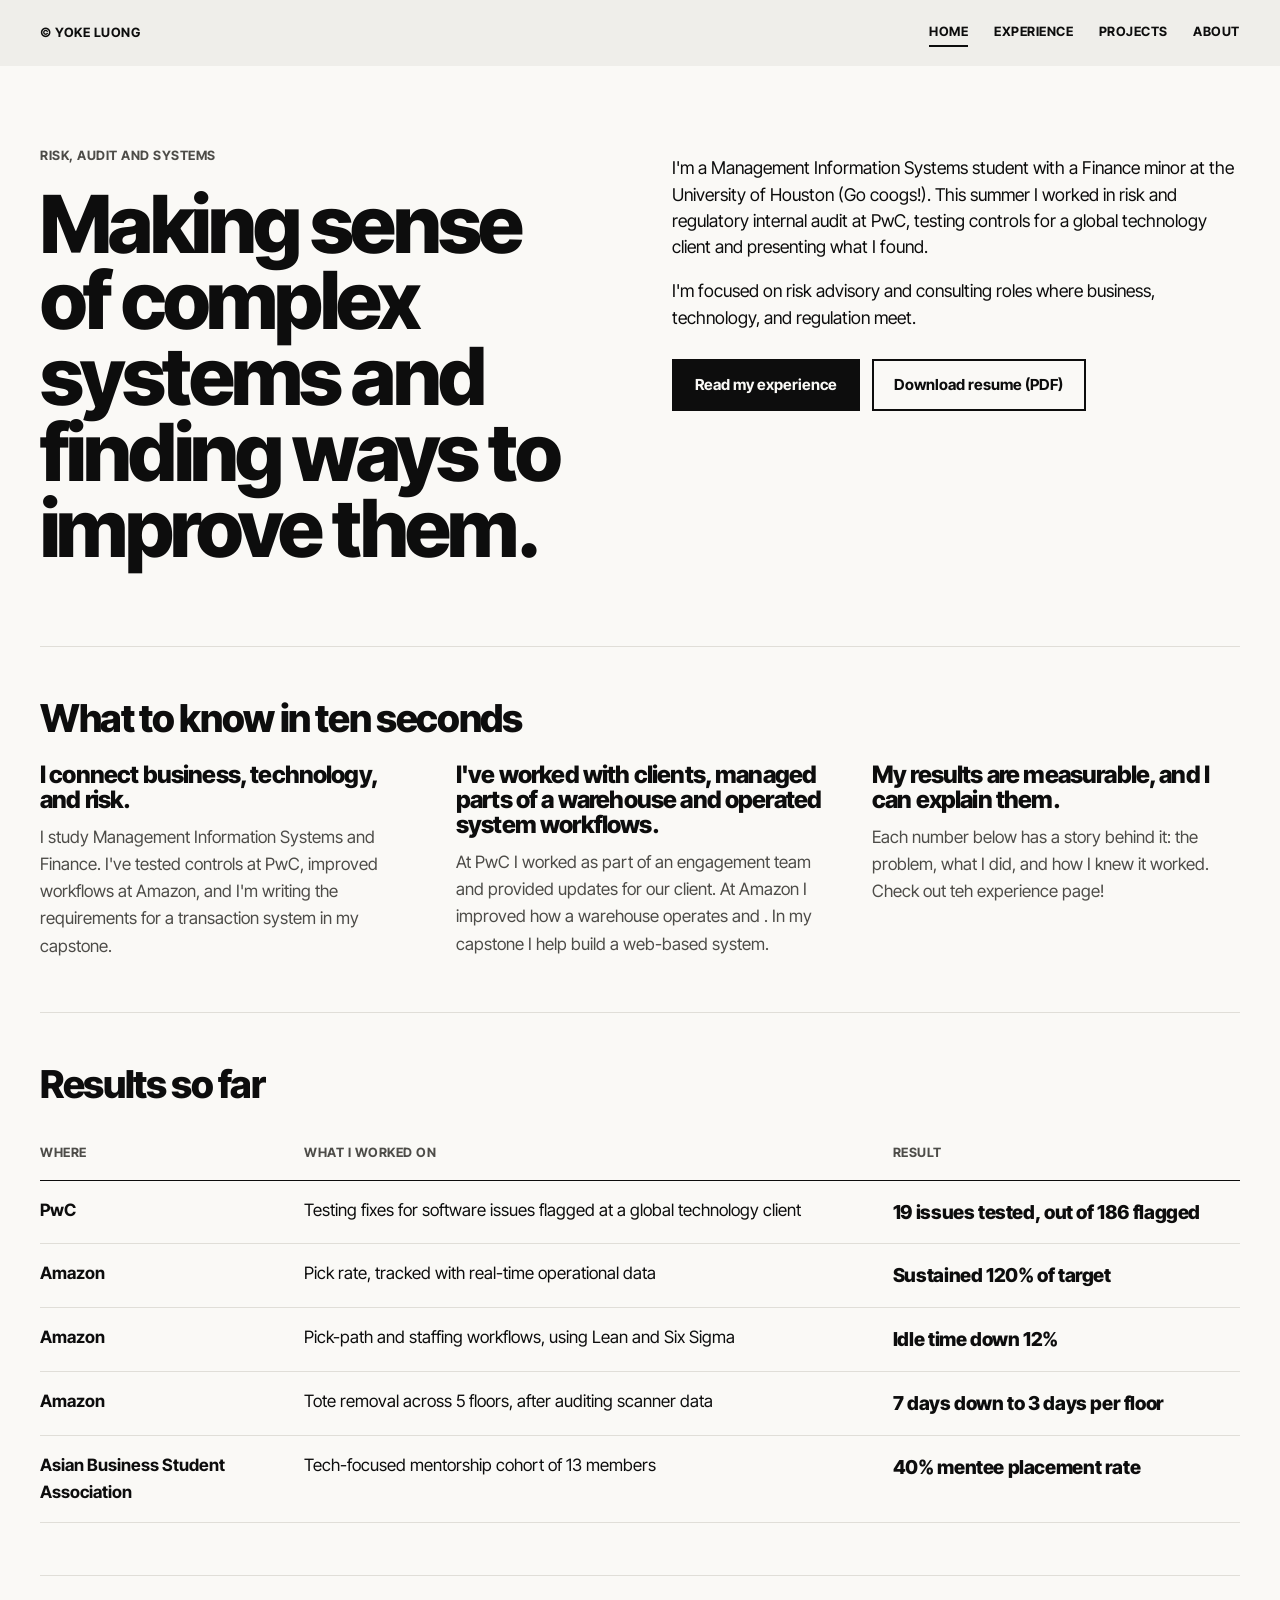
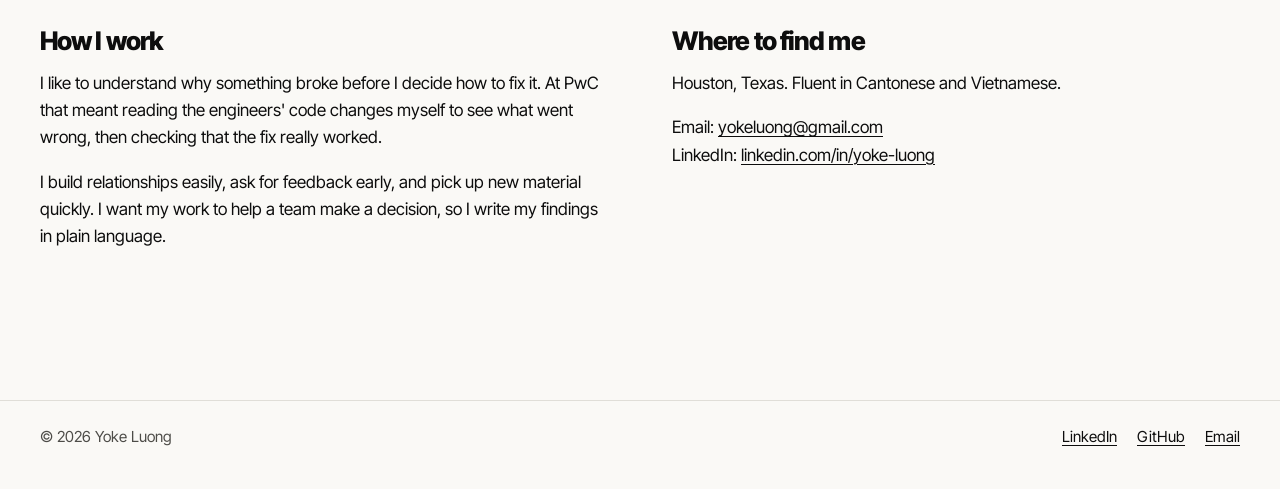
<file: index.html>
<!DOCTYPE html>
<html lang="en">
<head>
  <meta charset="utf-8">
  <meta name="viewport" content="width=device-width, initial-scale=1">
  <title>Yoke Luong | Risk, Audit and Systems</title>
  <meta name="description" content="Yoke Luong is a Management Information Systems and Finance student at the University of Houston with risk and regulatory internal audit experience at PwC and operations experience at Amazon.">
  <link rel="preconnect" href="https://fonts.googleapis.com">
  <link rel="preconnect" href="https://fonts.gstatic.com" crossorigin>
  <link href="https://fonts.googleapis.com/css2?family=Inter+Tight:wght@400;500;600;700;800&display=swap" rel="stylesheet">
  <link rel="stylesheet" href="style.css">
</head>
<body>
  <a class="skip" href="#main">Skip to content</a>

  <header class="site-header">
    <a class="brand" href="index.html">&copy; Yoke Luong</a>
    <nav class="site-nav" aria-label="Main">
      <a href="index.html" aria-current="page">Home</a>
      <a href="experience.html">Experience</a>
      <a href="projects.html">Projects</a>
      <a href="about.html">About</a>
    </nav>
  </header>

  <main id="main">
    <section class="intro">
      <div>
        <p class="label">Risk, audit and systems</p>
        <h1 class="headline">Making sense of complex systems and finding ways to improve them.</h1>
      </div>
      <div class="side">
        <p>I'm a Management Information Systems student with a Finance minor at the University of Houston (Go coogs!). This summer I worked in risk and regulatory internal audit at PwC, testing controls for a global technology client and presenting what I found.</p>
        <p>I'm focused on risk advisory and consulting roles where business, technology, and regulation meet.</p>
        <div class="actions">
          <a class="button" href="experience.html">Read my experience</a>
          <a class="button quiet" href="documents/Yoke_Luong_Resume.pdf">Download resume (PDF)</a>
        </div>
      </div>
    </section>

    <section class="block" aria-labelledby="who">
      <h2 id="who">What to know in ten seconds</h2>
      <ul class="points">
        <li>
          <h3>I connect business, technology, and risk.</h3>
          <p>I study Management Information Systems and Finance. I've tested controls at PwC, improved workflows at Amazon, and I'm writing the requirements for a transaction system in my capstone.</p>
        </li>
        <li>
          <h3>I've worked with clients, managed parts of a warehouse and operated system workflows.</h3>
          <p>At PwC I worked as part of an engagement team and provided updates for our client. At Amazon I improved how a warehouse operates and . In my capstone I help build a web-based system.</p>
        </li>
        <li>
          <h3>My results are measurable, and I can explain them.</h3>
          <p>Each number below has a story behind it: the problem, what I did, and how I knew it worked. Check out teh experience page!</p>
        </li>
      </ul>
    </section>

    <section class="block" aria-labelledby="results">
      <h2 id="results">Results so far</h2>
      <table class="ledger">
        <thead>
          <tr>
            <th scope="col">Where</th>
            <th scope="col">What I worked on</th>
            <th scope="col">Result</th>
          </tr>
        </thead>
        <tbody>
          <tr>
            <th scope="row">PwC</th>
            <td>Testing fixes for software issues flagged at a global technology client</td>
            <td>19 issues tested, out of 186 flagged</td>
          </tr>
          <tr>
            <th scope="row">Amazon</th>
            <td>Pick rate, tracked with real-time operational data</td>
            <td>Sustained 120% of target</td>
          </tr>
          <tr>
            <th scope="row">Amazon</th>
            <td>Pick-path and staffing workflows, using Lean and Six Sigma</td>
            <td>Idle time down 12%</td>
          </tr>
          <tr>
            <th scope="row">Amazon</th>
            <td>Tote removal across 5 floors, after auditing scanner data</td>
            <td>7 days down to 3 days per floor</td>
          </tr>
          <tr>
            <th scope="row">Asian Business Student Association</th>
            <td>Tech-focused mentorship cohort of 13 members</td>
            <td>40% mentee placement rate</td>
          </tr>
        </tbody>
      </table>
    </section>

    <section class="block split">
      <div>
        <h2>How I work</h2>
        <p>I like to understand why something broke before I decide how to fix it. At PwC that meant reading the engineers' code changes myself to see what went wrong, then checking that the fix really worked.</p>
        <p>I build relationships easily, ask for feedback early, and pick up new material quickly. I want my work to help a team make a decision, so I write my findings in plain language.</p>
      </div>
      <div>
        <h2>Where to find me</h2>
        <p>Houston, Texas. Fluent in Cantonese and Vietnamese.</p>
        <p>Email: <a href="mailto:yokeluong@gmail.com">yokeluong@gmail.com</a><br>
        LinkedIn: <a href="https://www.linkedin.com/in/yoke-luong/">linkedin.com/in/yoke-luong</a></p>
      </div>
    </section>
  </main>

  <footer class="site-footer">
    <p>&copy; 2026 Yoke Luong</p>
    <p>
      <a href="https://www.linkedin.com/in/yoke-luong/">LinkedIn</a>
      <a href="https://github.com/Yoki-Luong">GitHub</a>
      <a href="mailto:yokeluong@gmail.com">Email</a>
    </p>
  </footer>
</body>
</html>
</file>
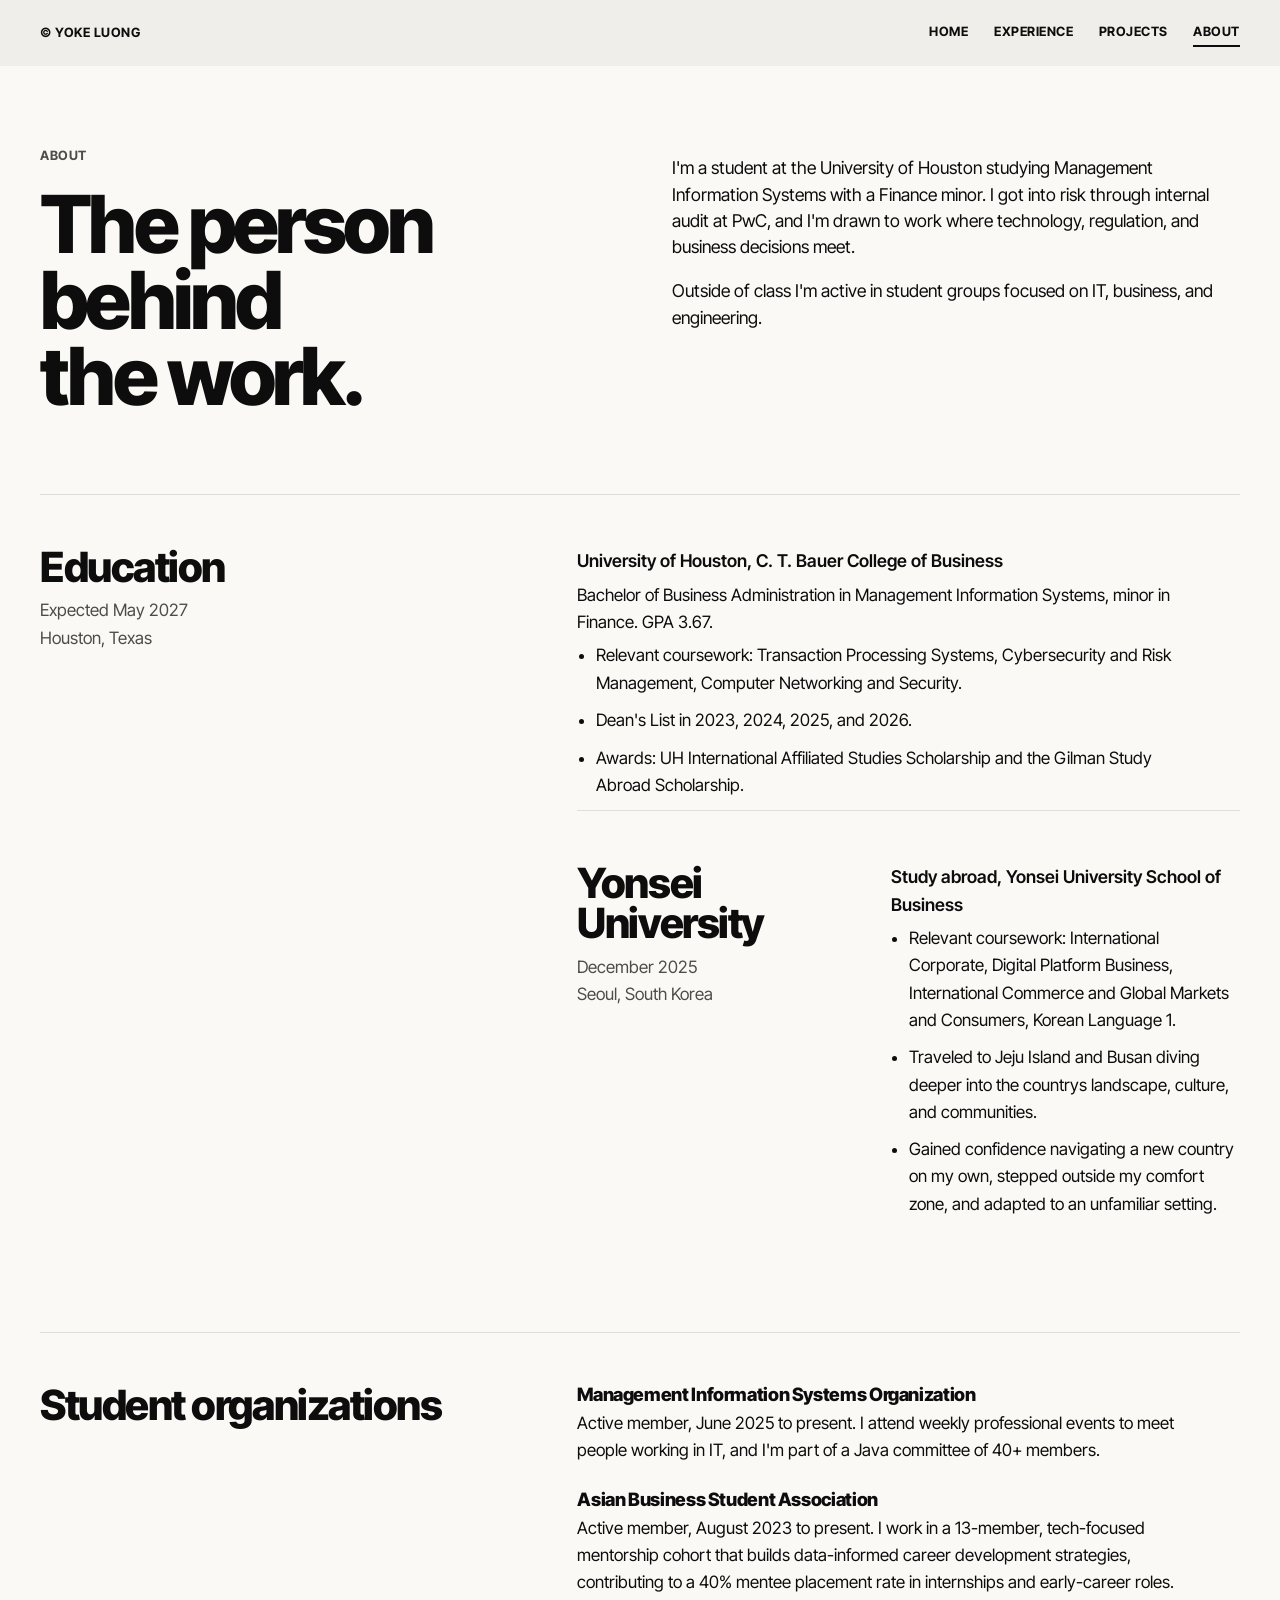
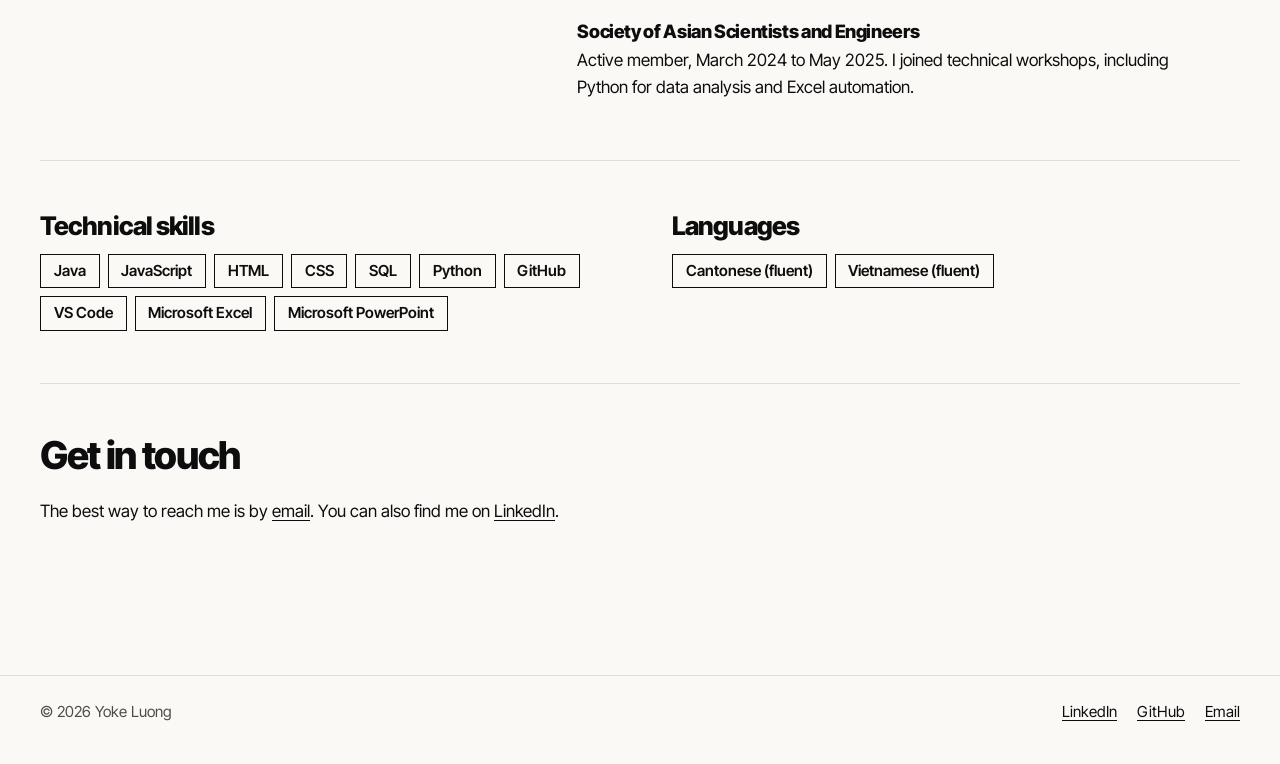
<file: about.html>
<!DOCTYPE html>
<html lang="en">
<head>
  <meta charset="utf-8">
  <meta name="viewport" content="width=device-width, initial-scale=1">
  <title>About | Yoke Luong</title>
  <meta name="description" content="Education, study abroad at Yonsei University, student organizations, skills, and languages.">
  <link rel="preconnect" href="https://fonts.googleapis.com">
  <link rel="preconnect" href="https://fonts.gstatic.com" crossorigin>
  <link href="https://fonts.googleapis.com/css2?family=Inter+Tight:wght@400;500;600;700;800&display=swap" rel="stylesheet">
  <link rel="stylesheet" href="style.css">
</head>
<body>
  <a class="skip" href="#main">Skip to content</a>

  <header class="site-header">
    <a class="brand" href="index.html">&copy; Yoke Luong</a>
    <nav class="site-nav" aria-label="Main">
      <a href="index.html">Home</a>
      <a href="experience.html">Experience</a>
      <a href="projects.html">Projects</a>
      <a href="about.html" aria-current="page">About</a>
    </nav>
  </header>

  <main id="main">
    <section class="intro">
      <div>
        <p class="label">About</p>
        <h1 class="headline">The person behind the work.</h1>
      </div>
      <div class="side">
        <p>I'm a student at the University of Houston studying Management Information Systems with a Finance minor. I got into risk through internal audit at PwC, and I'm drawn to work where technology, regulation, and business decisions meet.</p>
        <p>Outside of class I'm active in student groups focused on IT, business, and engineering.</p>
      </div>
    </section>

    <article class="entry" aria-labelledby="uh">
      <div>
        <h2 id="uh">Education</h2>
        <p class="when">Expected May 2027<br>Houston, Texas</p>
      </div>
      <div class="story">
        <p class="role">University of Houston, C. T. Bauer College of Business</p>
        <p>Bachelor of Business Administration in Management Information Systems, minor in Finance. GPA 3.67.</p>
        <ul>
          <li>Relevant coursework: Transaction Processing Systems, Cybersecurity and Risk Management, Computer Networking and Security.</li>
          <li>Dean's List in 2023, 2024, 2025, and 2026.</li>
          <li>Awards: UH International Affiliated Studies Scholarship and the Gilman Study Abroad Scholarship.</li>
        </ul>
            <article class="entry" aria-labelledby="yonsei">
      <div>
        <h2 id="yonsei">Yonsei University</h2>
        <p class="when">December 2025<br>Seoul, South Korea</p>
      </div>
      <div class="story">
        <p class="role">Study abroad, Yonsei University School of Business</p>
        <ul>
          <li>Relevant coursework: International Corporate, Digital Platform Business, International Commerce and Global Markets and Consumers, Korean Language 1. </li>
          <li>Traveled to Jeju Island and Busan diving deeper into the countrys landscape, culture, and communities.</li>
          <li>Gained confidence navigating a new country on my own, stepped outside my comfort zone, and adapted to an unfamiliar setting. </li>
        </ul>
      </div>
    </article>
      </div>
    </article>

    <article class="entry" aria-labelledby="orgs">
      <div>
        <h2 id="orgs">Student organizations</h2>
      </div>
      <div class="story">
        <h3 class="step">Management Information Systems Organization</h3>
        <p>Active member, June 2025 to present. I attend weekly professional events to meet people working in IT, and I'm part of a Java committee of 40+ members.</p>
        <h3 class="step">Asian Business Student Association</h3>
        <p>Active member, August 2023 to present. I work in a 13-member, tech-focused mentorship cohort that builds data-informed career development strategies, contributing to a 40% mentee placement rate in internships and early-career roles.</p>
        <h3 class="step">Society of Asian Scientists and Engineers</h3>
        <p>Active member, March 2024 to May 2025. I joined technical workshops, including Python for data analysis and Excel automation.</p>
      </div>
    </article>

    <section class="block split">
      <div>
        <h2>Technical skills</h2>
        <ul class="tags">
          <li>Java</li>
          <li>JavaScript</li>
          <li>HTML</li>
          <li>CSS</li>
          <li>SQL</li>
          <li>Python</li>
          <li>GitHub</li>
          <li>VS Code</li>
          <li>Microsoft Excel</li>
          <li>Microsoft PowerPoint</li>
        </ul>
      </div>
      <div>
        <h2>Languages</h2>
        <ul class="tags">
          <li>Cantonese (fluent)</li>
          <li>Vietnamese (fluent)</li>
        </ul>
      </div>
    </section>

    <section class="block">
      <h2>Get in touch</h2>
      <p>The best way to reach me is by <a href="mailto:yokeluong@gmail.com">email</a>. You can also find me on <a href="https://www.linkedin.com/in/yoke-luong/">LinkedIn</a>.</p>
    </section>
  </main>

  <footer class="site-footer">
    <p>&copy; 2026 Yoke Luong</p>
    <p>
      <a href="https://www.linkedin.com/in/yoke-luong/">LinkedIn</a>
      <a href="https://github.com/Yoki-Luong">GitHub</a>
      <a href="mailto:yokeluong@gmail.com">Email</a>
    </p>
  </footer>
</body>
</html>
</file>
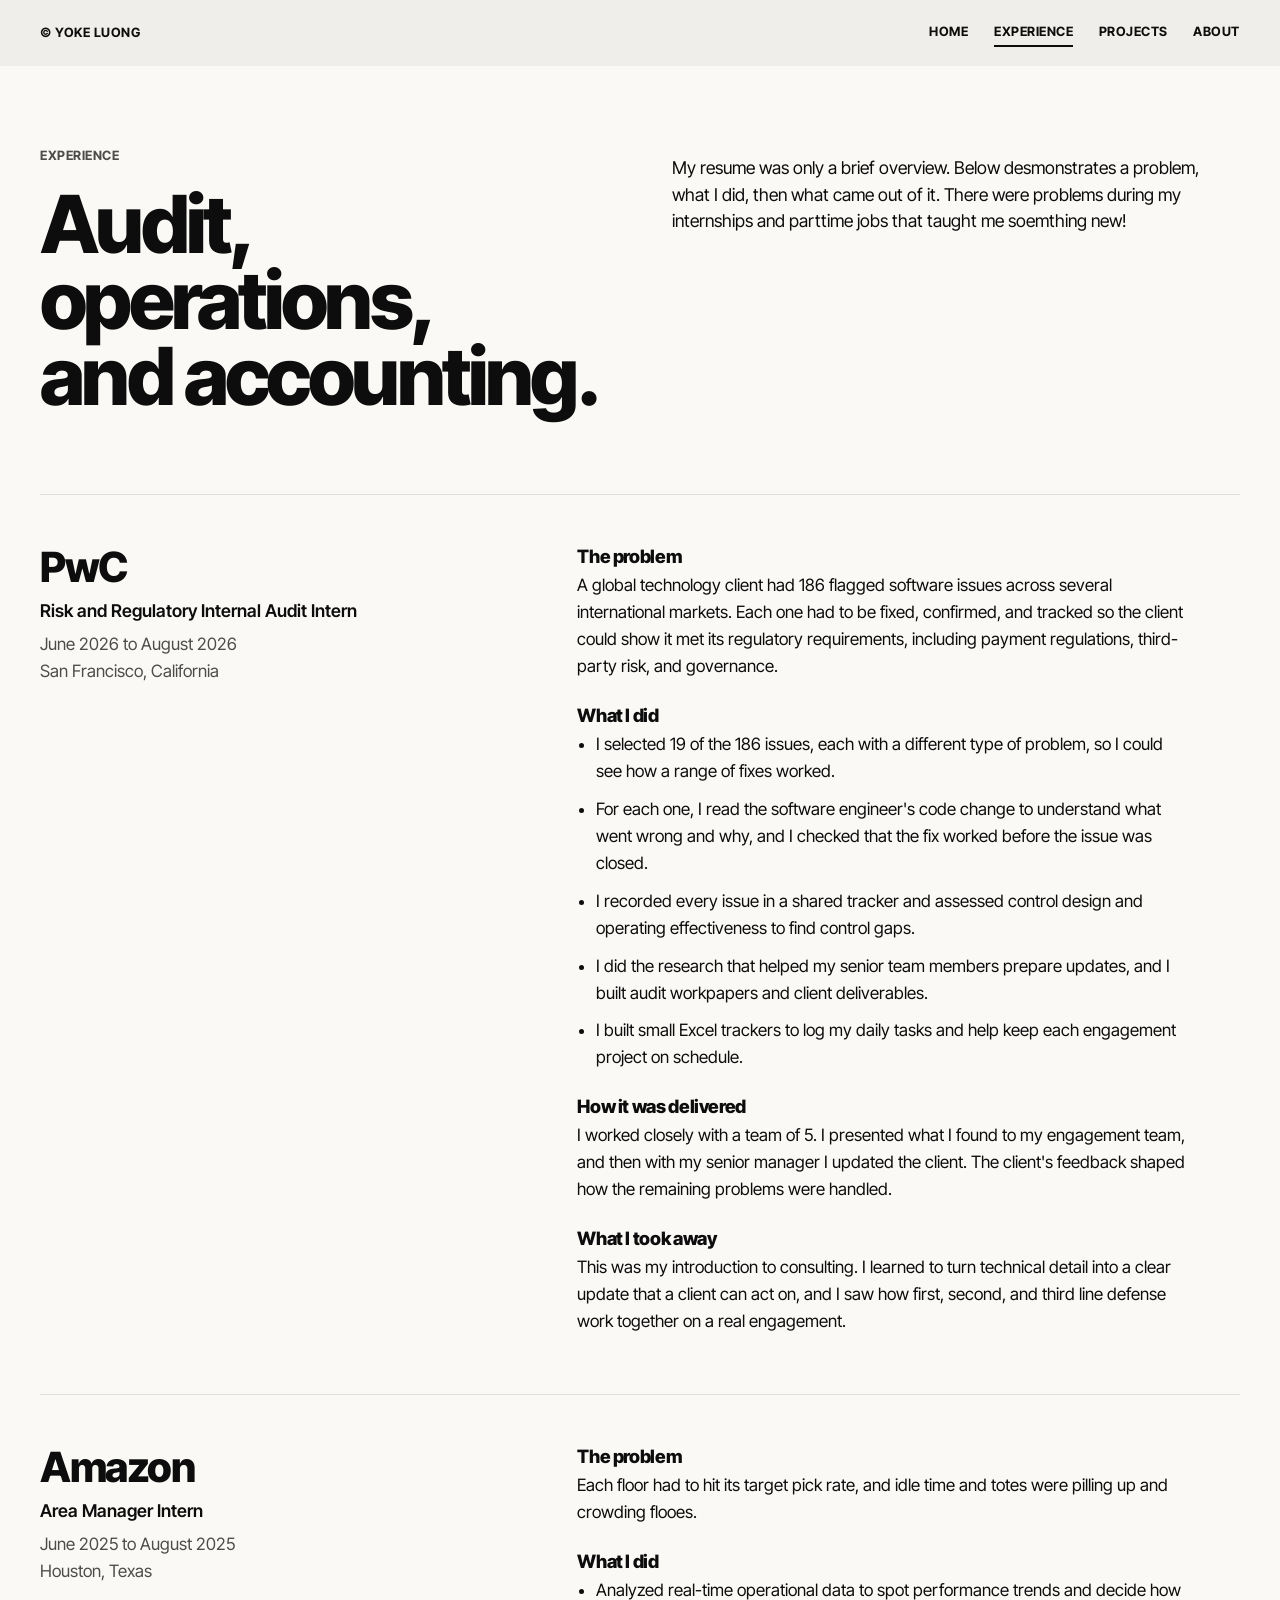
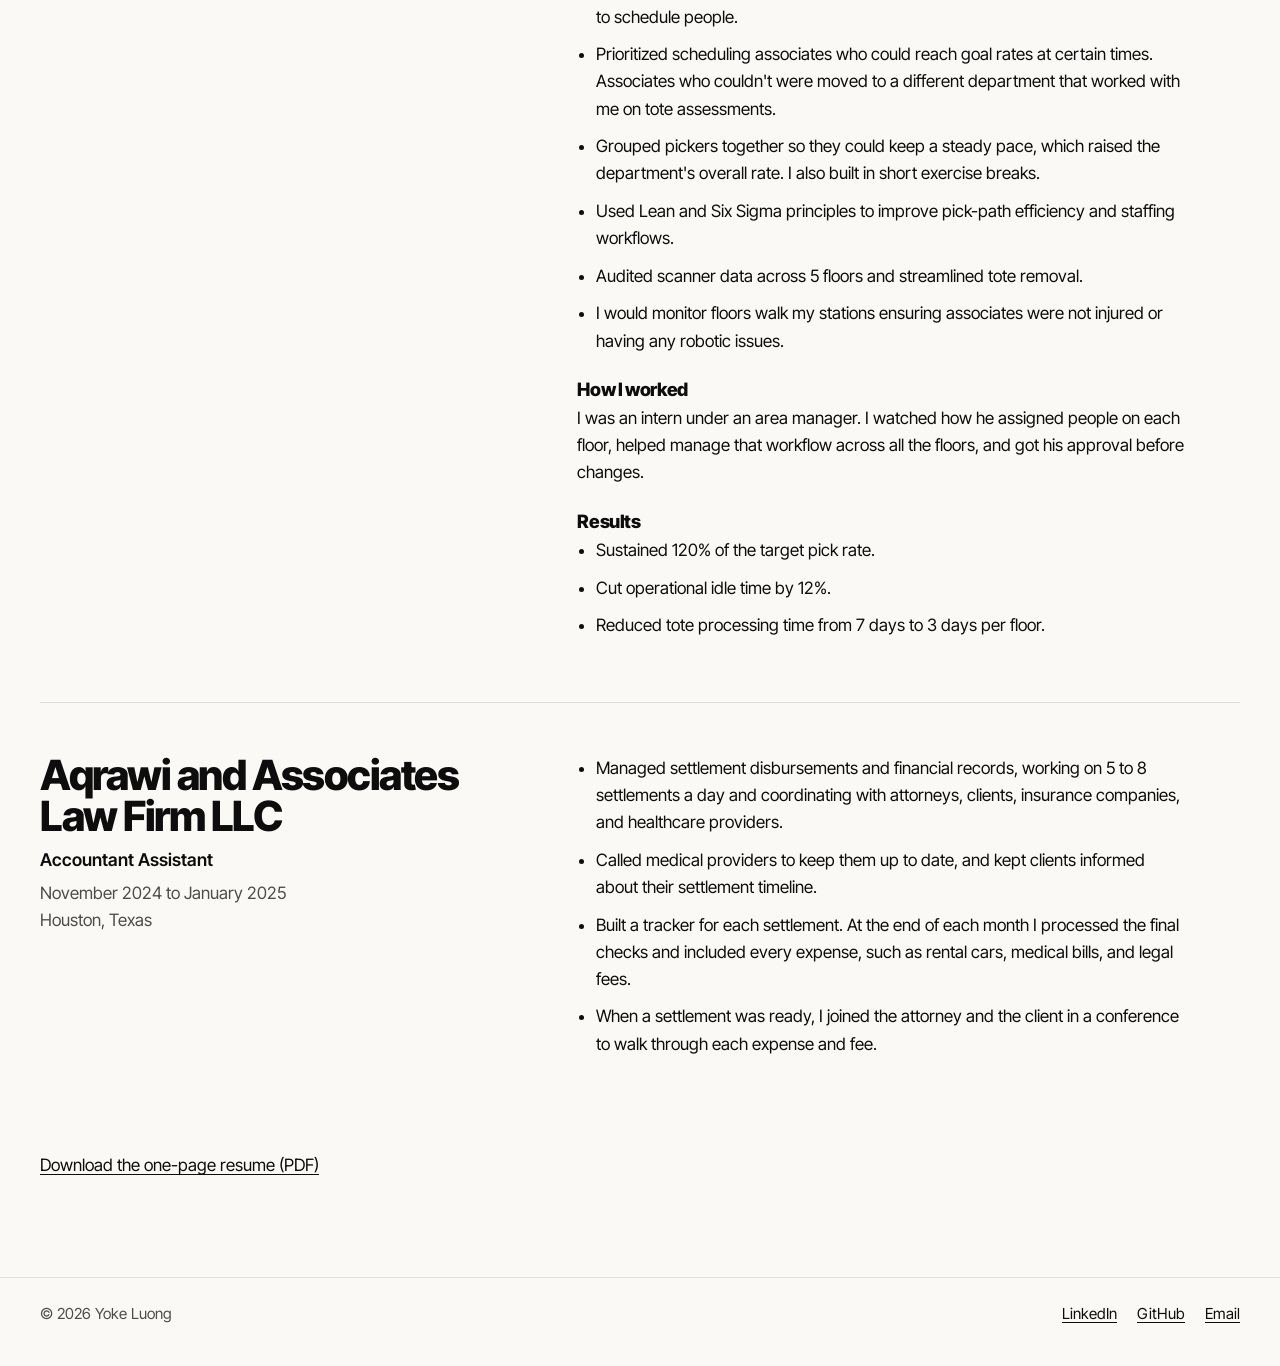
<file: experience.html>
<!DOCTYPE html>
<html lang="en">
<head>
  <meta charset="utf-8">
  <meta name="viewport" content="width=device-width, initial-scale=1">
  <title>Experience | Yoke Luong</title>
  <meta name="description" content="Risk and regulatory internal audit at PwC, operations at Amazon, and accounting support at a Houston law firm.">
  <link rel="preconnect" href="https://fonts.googleapis.com">
  <link rel="preconnect" href="https://fonts.gstatic.com" crossorigin>
  <link href="https://fonts.googleapis.com/css2?family=Inter+Tight:wght@400;500;600;700;800&display=swap" rel="stylesheet">
  <link rel="stylesheet" href="style.css">
</head>
<body>
  <a class="skip" href="#main">Skip to content</a>

  <header class="site-header">
    <a class="brand" href="index.html">&copy; Yoke Luong</a>
    <nav class="site-nav" aria-label="Main">
      <a href="index.html">Home</a>
      <a href="experience.html" aria-current="page">Experience</a>
      <a href="projects.html">Projects</a>
      <a href="about.html">About</a>
    </nav>
  </header>

  <main id="main">
    <section class="intro">
      <div>
        <p class="label">Experience</p>
        <h1 class="headline">Audit, operations, and accounting.</h1>
      </div>
      <div class="side">
        <p>My resume was only a brief overview. Below desmonstrates a problem, what I did, then what came out of it. There were problems during my internships and parttime jobs that taught me soemthing new! </p>
      </div>
    </section>

    <article class="entry" aria-labelledby="pwc">
      <div>
        <h2 id="pwc">PwC</h2>
        <p class="role">Risk and Regulatory Internal Audit Intern</p>
        <p class="when">June 2026 to August 2026<br>San Francisco, California</p>
      </div>
      <div class="story">
        <h3 class="step">The problem</h3>
        <p>A global technology client had 186 flagged software issues across several international markets. Each one had to be fixed, confirmed, and tracked so the client could show it met its regulatory requirements, including payment regulations, third-party risk, and governance.</p>

        <h3 class="step">What I did</h3>
        <ul>
          <li>I selected 19 of the 186 issues, each with a different type of problem, so I could see how a range of fixes worked.</li>
          <li>For each one, I read the software engineer's code change to understand what went wrong and why, and I checked that the fix worked before the issue was closed.</li>
          <li>I recorded every issue in a shared tracker and assessed control design and operating effectiveness to find control gaps.</li>
          <li>I did the research that helped my senior team members prepare updates, and I built audit workpapers and client deliverables.</li>
          <li>I built small Excel trackers to log my daily tasks and help keep each engagement project on schedule.</li>
        </ul>

        <h3 class="step">How it was delivered</h3>
        <p>I worked closely with a team of 5. I presented what I found to my engagement team, and then with my senior manager I updated the client. The client's feedback shaped how the remaining problems were handled.</p>

        <h3 class="step">What I took away</h3>
        <p>This was my introduction to consulting. I learned to turn technical detail into a clear update that a client can act on, and I saw how first, second, and third line defense work together on a real engagement.</p>
      </div>
    </article>

    <article class="entry" aria-labelledby="amazon">
      <div>
        <h2 id="amazon">Amazon</h2>
        <p class="role">Area Manager Intern</p>
        <p class="when">June 2025 to August 2025<br>Houston, Texas</p>
      </div>
      <div class="story">
        <h3 class="step">The problem</h3>
        <p>Each floor had to hit its target pick rate, and idle time and totes were pilling up and crowding flooes.</p>

        <h3 class="step">What I did</h3>
        <ul>
          <li>Analyzed real-time operational data to spot performance trends and decide how to schedule people.</li>
          <li>Prioritized scheduling associates who could reach goal rates at certain times. Associates who couldn't were moved to a different department that worked with me on tote assessments.</li>
          <li>Grouped pickers together so they could keep a steady pace, which raised the department's overall rate. I also built in short exercise breaks.</li>
          <li>Used Lean and Six Sigma principles to improve pick-path efficiency and staffing workflows.</li>
          <li>Audited scanner data across 5 floors and streamlined tote removal.</li>
          <li>I would monitor floors walk my stations ensuring associates were not injured or having any robotic issues.</li>
        </ul>

        <h3 class="step">How I worked</h3>
        <p>I was an intern under an area manager. I watched how he assigned people on each floor, helped manage that workflow across all the floors, and got his approval before changes.</p>

        <h3 class="step">Results</h3>
        <ul>
          <li>Sustained 120% of the target pick rate.</li>
          <li>Cut operational idle time by 12%.</li>
          <li>Reduced tote processing time from 7 days to 3 days per floor.</li>
        </ul>
      </div>
    </article>

    <article class="entry" aria-labelledby="law">
      <div>
        <h2 id="law">Aqrawi and Associates Law Firm LLC</h2>
        <p class="role">Accountant Assistant</p>
        <p class="when">November 2024 to January 2025<br>Houston, Texas</p>
      </div>
      <div class="story">
        <ul>
          <li>Managed settlement disbursements and financial records, working on 5 to 8 settlements a day and coordinating with attorneys, clients, insurance companies, and healthcare providers.</li>
          <li>Called medical providers to keep them up to date, and kept clients informed about their settlement timeline.</li>
          <li>Built a tracker for each settlement. At the end of each month I processed the final checks and included every expense, such as rental cars, medical bills, and legal fees.</li>
          <li>When a settlement was ready, I joined the attorney and the client in a conference to walk through each expense and fee.</li>
        </ul>
      </div>
    </article>

    <p style="margin-top:2rem"><a href="documents/Yoke_Luong_Resume.pdf">Download the one-page resume (PDF)</a></p>
  </main>

  <footer class="site-footer">
    <p>&copy; 2026 Yoke Luong</p>
    <p>
      <a href="https://www.linkedin.com/in/yoke-luong/">LinkedIn</a>
      <a href="https://github.com/Yoki-Luong">GitHub</a>
      <a href="mailto:yokeluong@gmail.com">Email</a>
    </p>
  </footer>
</body>
</html>
</file>
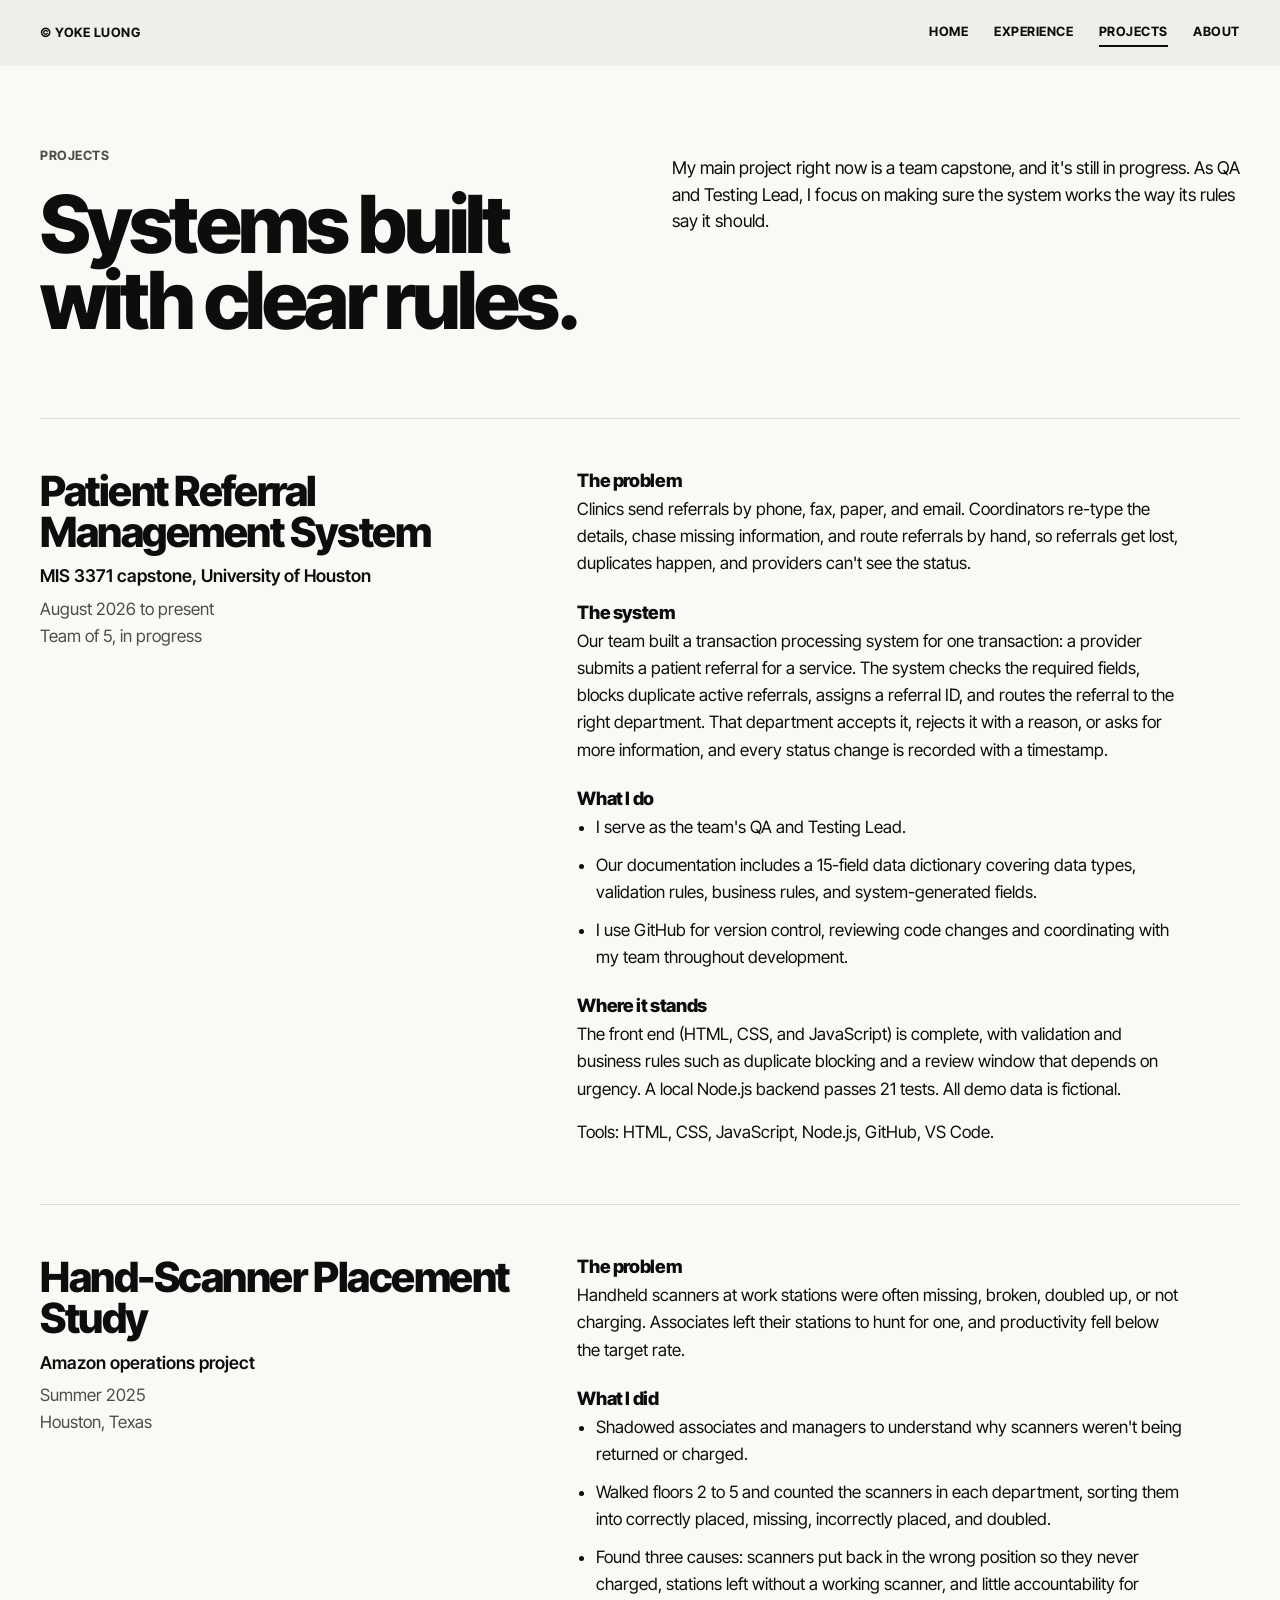
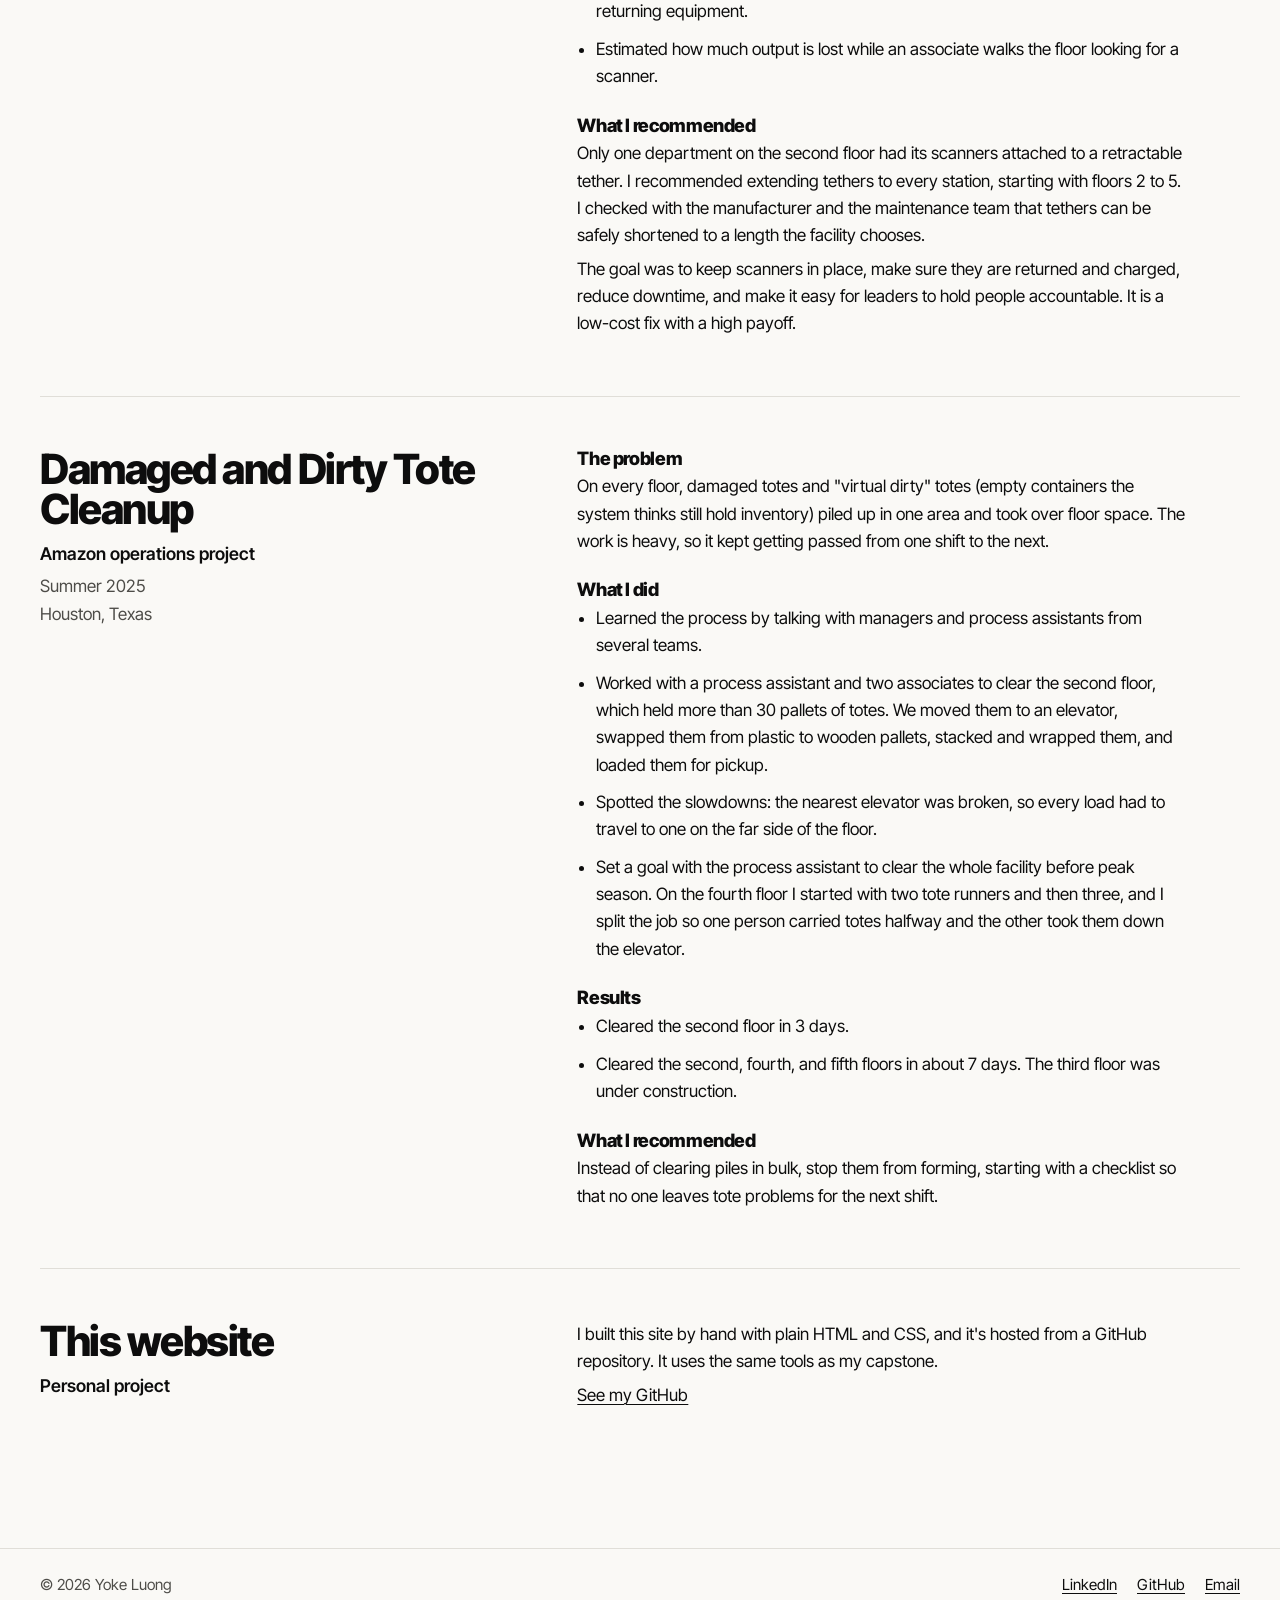
<file: projects.html>
<!DOCTYPE html>
<html lang="en">
<head>
  <meta charset="utf-8">
  <meta name="viewport" content="width=device-width, initial-scale=1">
  <title>Projects | Yoke Luong</title>
  <meta name="description" content="A web-based transaction processing system built as the MIS 3371 capstone at the University of Houston.">
  <link rel="preconnect" href="https://fonts.googleapis.com">
  <link rel="preconnect" href="https://fonts.gstatic.com" crossorigin>
  <link href="https://fonts.googleapis.com/css2?family=Inter+Tight:wght@400;500;600;700;800&display=swap" rel="stylesheet">
  <link rel="stylesheet" href="style.css">
</head>
<body>
  <a class="skip" href="#main">Skip to content</a>

  <header class="site-header">
    <a class="brand" href="index.html">&copy; Yoke Luong</a>
    <nav class="site-nav" aria-label="Main">
      <a href="index.html">Home</a>
      <a href="experience.html">Experience</a>
      <a href="projects.html" aria-current="page">Projects</a>
      <a href="about.html">About</a>
    </nav>
  </header>

  <main id="main">
    <section class="intro">
      <div>
        <p class="label">Projects</p>
        <h1 class="headline">Systems built with clear rules.</h1>
      </div>
      <div class="side">
        <p>My main project right now is a team capstone, and it's still in progress. As QA and Testing Lead, I focus on making sure the system works the way its rules say it should.</p>
      </div>
    </section>

    <article class="entry" aria-labelledby="tps">
      <div>
        <h2 id="tps">Patient Referral Management System</h2>
        <p class="role">MIS 3371 capstone, University of Houston</p>
        <p class="when">August 2026 to present<br>Team of 5, in progress</p>
      </div>
      <div class="story">
        <h3 class="step">The problem</h3>
        <p>Clinics send referrals by phone, fax, paper, and email. Coordinators re-type the details, chase missing information, and route referrals by hand, so referrals get lost, duplicates happen, and providers can't see the status.</p>

        <h3 class="step">The system</h3>
        <p>Our team built a transaction processing system for one transaction: a provider submits a patient referral for a service. The system checks the required fields, blocks duplicate active referrals, assigns a referral ID, and routes the referral to the right department. That department accepts it, rejects it with a reason, or asks for more information, and every status change is recorded with a timestamp.</p>

        <h3 class="step">What I do</h3>
        <ul>
          <li>I serve as the team's QA and Testing Lead.</li>
          <li>Our documentation includes a 15-field data dictionary covering data types, validation rules, business rules, and system-generated fields.</li>
          <li>I use GitHub for version control, reviewing code changes and coordinating with my team throughout development.</li>
        </ul>

        <h3 class="step">Where it stands</h3>
        <p>The front end (HTML, CSS, and JavaScript) is complete, with validation and business rules such as duplicate blocking and a review window that depends on urgency. A local Node.js backend passes 21 tests. All demo data is fictional.</p>
        <p style="margin-top:1rem">Tools: HTML, CSS, JavaScript, Node.js, GitHub, VS Code.</p>
      </div>
    </article>

    <article class="entry" aria-labelledby="scanners">
      <div>
        <h2 id="scanners">Hand-Scanner Placement Study</h2>
        <p class="role">Amazon operations project</p>
        <p class="when">Summer 2025<br>Houston, Texas</p>
      </div>
      <div class="story">
        <h3 class="step">The problem</h3>
        <p>Handheld scanners at work stations were often missing, broken, doubled up, or not charging. Associates left their stations to hunt for one, and productivity fell below the target rate.</p>

        <h3 class="step">What I did</h3>
        <ul>
          <li>Shadowed associates and managers to understand why scanners weren't being returned or charged.</li>
          <li>Walked floors 2 to 5 and counted the scanners in each department, sorting them into correctly placed, missing, incorrectly placed, and doubled.</li>
          <li>Found three causes: scanners put back in the wrong position so they never charged, stations left without a working scanner, and little accountability for returning equipment.</li>
          <li>Estimated how much output is lost while an associate walks the floor looking for a scanner.</li>
        </ul>

        <h3 class="step">What I recommended</h3>
        <p>Only one department on the second floor had its scanners attached to a retractable tether. I recommended extending tethers to every station, starting with floors 2 to 5. I checked with the manufacturer and the maintenance team that tethers can be safely shortened to a length the facility chooses.</p>
        <p>The goal was to keep scanners in place, make sure they are returned and charged, reduce downtime, and make it easy for leaders to hold people accountable. It is a low-cost fix with a high payoff.</p>
      </div>
    </article>

    <article class="entry" aria-labelledby="totes">
      <div>
        <h2 id="totes">Damaged and Dirty Tote Cleanup</h2>
        <p class="role">Amazon operations project</p>
        <p class="when">Summer 2025<br>Houston, Texas</p>
      </div>
      <div class="story">
        <h3 class="step">The problem</h3>
        <p>On every floor, damaged totes and "virtual dirty" totes (empty containers the system thinks still hold inventory) piled up in one area and took over floor space. The work is heavy, so it kept getting passed from one shift to the next.</p>

        <h3 class="step">What I did</h3>
        <ul>
          <li>Learned the process by talking with managers and process assistants from several teams.</li>
          <li>Worked with a process assistant and two associates to clear the second floor, which held more than 30 pallets of totes. We moved them to an elevator, swapped them from plastic to wooden pallets, stacked and wrapped them, and loaded them for pickup.</li>
          <li>Spotted the slowdowns: the nearest elevator was broken, so every load had to travel to one on the far side of the floor.</li>
          <li>Set a goal with the process assistant to clear the whole facility before peak season. On the fourth floor I started with two tote runners and then three, and I split the job so one person carried totes halfway and the other took them down the elevator.</li>
        </ul>

        <h3 class="step">Results</h3>
        <ul>
          <li>Cleared the second floor in 3 days.</li>
          <li>Cleared the second, fourth, and fifth floors in about 7 days. The third floor was under construction.</li>
        </ul>

        <h3 class="step">What I recommended</h3>
        <p>Instead of clearing piles in bulk, stop them from forming, starting with a checklist so that no one leaves tote problems for the next shift.</p>
      </div>
    </article>

    <article class="entry" aria-labelledby="site">
      <div>
        <h2 id="site">This website</h2>
        <p class="role">Personal project</p>
      </div>
      <div class="story">
        <p>I built this site by hand with plain HTML and CSS, and it's hosted from a GitHub repository. It uses the same tools as my capstone.</p>
        <p><a href="https://github.com/Yoki-Luong">See my GitHub</a></p>
      </div>
    </article>
  </main>

  <footer class="site-footer">
    <p>&copy; 2026 Yoke Luong</p>
    <p>
      <a href="https://www.linkedin.com/in/yoke-luong/">LinkedIn</a>
      <a href="https://github.com/Yoki-Luong">GitHub</a>
      <a href="mailto:yokeluong@gmail.com">Email</a>
    </p>
  </footer>
</body>
</html>
</file>
<file: style.css>
/* Yoke Luong — personal site
   Look: warm off-white paper, near-black ink, heavy tight headlines, hairline dividers.
   Font: Inter Tight (one family, weights 400 to 800). */

:root {
  --paper: #faf9f6;
  --bar: #efeeea;
  --ink: #0d0d0d;
  --muted: #4d4c48;
  --line: #e0ded8;
  --focus: #1a4fd6;
  --gutter: clamp(1.25rem, 4vw, 2.5rem);
  --measure: 38rem;
}

*,
*::before,
*::after {
  box-sizing: border-box;
}

html {
  -webkit-text-size-adjust: 100%;
}

body {
  margin: 0;
  background: var(--paper);
  color: var(--ink);
  font-family: "Inter Tight", "Helvetica Neue", Arial, sans-serif;
  font-size: 1.0625rem;
  line-height: 1.6;
}

h1,
h2,
h3 {
  margin: 0;
  font-weight: 800;
  letter-spacing: -0.035em;
  line-height: 1;
}

p {
  margin: 0 0 1.1rem;
  max-width: var(--measure);
}

a {
  color: var(--ink);
  text-underline-offset: 0.18em;
  text-decoration-thickness: 1px;
}

a:hover {
  text-decoration-thickness: 2px;
}

a:focus-visible {
  outline: 3px solid var(--focus);
  outline-offset: 3px;
}

.skip {
  position: absolute;
  left: -999px;
  top: 0;
  background: var(--ink);
  color: var(--paper);
  padding: 0.6rem 1rem;
  z-index: 10;
}

.skip:focus {
  left: 0;
}

/* Header */

.site-header {
  display: flex;
  flex-wrap: wrap;
  align-items: center;
  justify-content: space-between;
  gap: 0.5rem 2rem;
  padding: 1.15rem var(--gutter);
  background: var(--bar);
}

.brand,
.site-nav a {
  font-size: 0.8rem;
  font-weight: 700;
  letter-spacing: 0.04em;
  text-transform: uppercase;
  text-decoration: none;
}

.site-nav {
  display: flex;
  flex-wrap: wrap;
  gap: 0.25rem 1.6rem;
}

.site-nav a {
  padding: 0.2rem 0;
  border-bottom: 2px solid transparent;
}

.site-nav a:hover {
  border-bottom-color: var(--line);
}

.site-nav a[aria-current="page"] {
  border-bottom-color: var(--ink);
}

/* Page frame */

main {
  padding: clamp(2.5rem, 7vw, 5rem) var(--gutter) 5rem;
  max-width: 82rem;
  margin: 0 auto;
}

.label {
  font-size: 0.8rem;
  font-weight: 700;
  letter-spacing: 0.04em;
  text-transform: uppercase;
  color: var(--muted);
  margin: 0 0 1.25rem;
}

.intro {
  display: grid;
  grid-template-columns: 1fr;
  gap: 1.75rem 4rem;
  padding-bottom: clamp(2.5rem, 7vw, 5rem);
}

@media (min-width: 52rem) {
  .intro {
    grid-template-columns: 1fr 1fr;
    align-items: start;
  }

  .intro .side {
    padding-top: 0.6rem;
  }
}

.headline {
  font-size: clamp(2.6rem, 6.4vw, 5rem);
  line-height: 0.95;
  letter-spacing: -0.045em;
  text-wrap: balance;
}

.side p {
  font-size: 1.1rem;
  line-height: 1.5;
}

.side p:last-child {
  margin-bottom: 0;
}

.actions {
  display: flex;
  flex-wrap: wrap;
  gap: 0.75rem;
  margin-top: 1.75rem;
}

.button {
  display: inline-block;
  padding: 0.75rem 1.3rem;
  background: var(--ink);
  color: var(--paper);
  border: 2px solid var(--ink);
  font-weight: 700;
  font-size: 0.95rem;
  text-decoration: none;
}

.button:hover {
  background: #2b2b29;
  border-color: #2b2b29;
}

.button.quiet {
  background: transparent;
  color: var(--ink);
}

.button.quiet:hover {
  background: var(--bar);
}

/* Sections separated by hairlines */

.block {
  border-top: 1px solid var(--line);
  padding: clamp(2rem, 5vw, 3.25rem) 0;
}

.block > h2 {
  font-size: clamp(1.7rem, 3.4vw, 2.4rem);
  margin-bottom: 1.5rem;
}

.block > .label {
  margin-bottom: 1.5rem;
}

/* Three takeaways */

.points {
  display: grid;
  grid-template-columns: 1fr;
  gap: 2rem;
  margin: 0;
  padding: 0;
  list-style: none;
}

@media (min-width: 52rem) {
  .points {
    grid-template-columns: repeat(3, 1fr);
    gap: 3rem;
  }
}

.points h3 {
  font-size: 1.5rem;
  line-height: 1.05;
  margin-bottom: 0.75rem;
}

.points p {
  color: var(--muted);
  margin: 0;
}

/* Results table */

.ledger {
  width: 100%;
  border-collapse: collapse;
}

.ledger th,
.ledger td {
  text-align: left;
  vertical-align: top;
  padding: 1rem 1.5rem 1rem 0;
  border-bottom: 1px solid var(--line);
}

.ledger thead th {
  font-size: 0.8rem;
  letter-spacing: 0.04em;
  text-transform: uppercase;
  color: var(--muted);
  font-weight: 700;
  border-bottom: 1px solid var(--ink);
}

.ledger tbody th {
  font-weight: 700;
  width: 22%;
}

.ledger td:last-child {
  font-weight: 800;
  font-size: 1.2rem;
  letter-spacing: -0.02em;
  padding-right: 0;
}

@media (max-width: 40rem) {
  .ledger thead {
    position: absolute;
    left: -999px;
  }

  .ledger tr {
    display: block;
    padding: 1rem 0;
    border-bottom: 1px solid var(--line);
  }

  .ledger th,
  .ledger td {
    display: block;
    width: auto !important;
    padding: 0.1rem 0;
    border: 0;
  }

  .ledger td:last-child {
    margin-top: 0.3rem;
  }
}

/* Two column text */

.split {
  display: grid;
  grid-template-columns: 1fr;
  gap: 2rem 4rem;
}

@media (min-width: 52rem) {
  .split {
    grid-template-columns: 1fr 1fr;
  }
}

.split h2 {
  font-size: 1.6rem;
  margin-bottom: 1rem;
}

/* Entries: dates on the left, story on the right */

.entry {
  display: grid;
  grid-template-columns: 1fr;
  gap: 0.75rem 4rem;
  border-top: 1px solid var(--line);
  padding: clamp(2rem, 5vw, 3.25rem) 0;
}

@media (min-width: 52rem) {
  .entry {
    grid-template-columns: 1fr 1.4fr;
  }
}

.entry h2,
.entry h3.title {
  font-size: clamp(1.8rem, 3.6vw, 2.6rem);
  line-height: 0.98;
  margin-bottom: 0.6rem;
}

.entry .role {
  font-size: 1.1rem;
  font-weight: 600;
  margin: 0 0 0.35rem;
}

.entry .when {
  color: var(--muted);
  margin: 0;
}

.entry ul {
  margin: 0;
  padding-left: 1.15rem;
  max-width: var(--measure);
}

.entry li {
  margin-bottom: 0.65rem;
}

.entry h3.step {
  font-size: 1.15rem;
  letter-spacing: -0.02em;
  margin: 1.6rem 0 0.4rem;
}

.entry h3.step:first-child {
  margin-top: 0;
}

.entry .story p {
  margin-bottom: 0.4rem;
}

/* Skill tags */

.tags {
  list-style: none;
  padding: 0;
  margin: 0;
  display: flex;
  flex-wrap: wrap;
  gap: 0.5rem;
}

.tags li {
  border: 1px solid var(--ink);
  padding: 0.25rem 0.8rem;
  font-weight: 600;
  font-size: 0.95rem;
}

/* Footer */

.site-footer {
  border-top: 1px solid var(--line);
  padding: 1.5rem var(--gutter) 2.5rem;
  color: var(--muted);
  font-size: 0.95rem;
  display: flex;
  flex-wrap: wrap;
  gap: 0.5rem 2rem;
  justify-content: space-between;
}

.site-footer p {
  margin: 0;
  max-width: none;
}

.site-footer a {
  color: var(--ink);
  margin-left: 1rem;
}

.site-footer a:first-child {
  margin-left: 0;
}

@media (prefers-reduced-motion: reduce) {
  * {
    scroll-behavior: auto !important;
    transition: none !important;
  }
}

@media print {
  .site-nav,
  .actions,
  .skip {
    display: none;
  }
}
</file>
